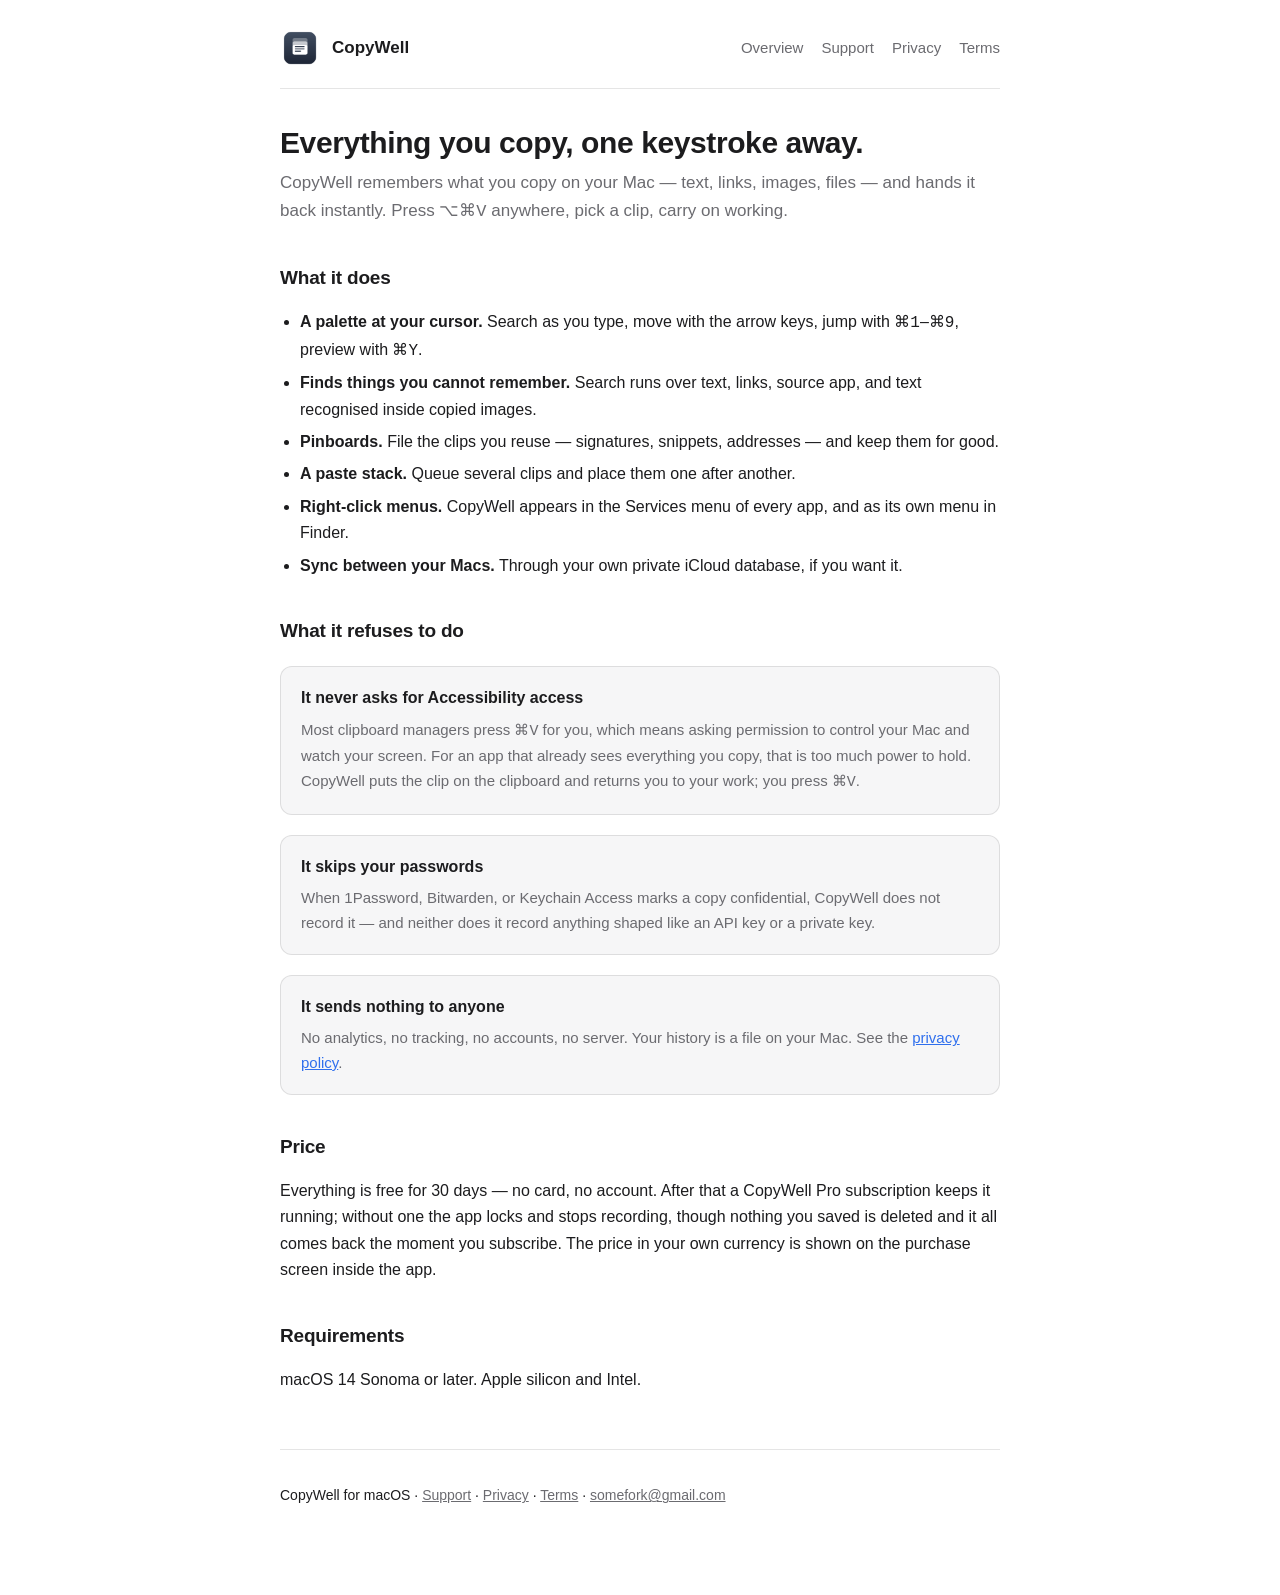
<file: docs/index.html>
<!DOCTYPE html>
<html lang="en">
<head>
<meta charset="utf-8">
<meta name="viewport" content="width=device-width, initial-scale=1">
<title>CopyWell — clipboard history for macOS</title>
<meta name="description" content="CopyWell keeps everything you copy on your Mac, and gives it back in a keystroke. No Accessibility permission, nothing uploaded.">
<link rel="icon" href="icon.png">
<link rel="stylesheet" href="style.css">
</head>
<body>
<div class="wrap">

<header class="site">
  <img src="icon.png" alt="CopyWell">
  <span class="name">CopyWell</span>
  <nav>
    <a href="index.html">Overview</a>
    <a href="support.html">Support</a>
    <a href="privacy.html">Privacy</a>
    <a href="terms.html">Terms</a>
  </nav>
</header>

<h1>Everything you copy, one keystroke away.</h1>
<p class="lede">CopyWell remembers what you copy on your Mac — text, links, images, files — and hands it back instantly. Press <kbd>⌥⌘V</kbd> anywhere, pick a clip, carry on working.</p>

<h2>What it does</h2>
<ul>
  <li><strong>A palette at your cursor.</strong> Search as you type, move with the arrow keys, jump with <kbd>⌘1</kbd>–<kbd>⌘9</kbd>, preview with <kbd>⌘Y</kbd>.</li>
  <li><strong>Finds things you cannot remember.</strong> Search runs over text, links, source app, and text recognised inside copied images.</li>
  <li><strong>Pinboards.</strong> File the clips you reuse — signatures, snippets, addresses — and keep them for good.</li>
  <li><strong>A paste stack.</strong> Queue several clips and place them one after another.</li>
  <li><strong>Right-click menus.</strong> CopyWell appears in the Services menu of every app, and as its own menu in Finder.</li>
  <li><strong>Sync between your Macs.</strong> Through your own private iCloud database, if you want it.</li>
</ul>

<h2>What it refuses to do</h2>
<div class="card">
  <h3>It never asks for Accessibility access</h3>
  <p>Most clipboard managers press <kbd>⌘V</kbd> for you, which means asking permission to control your Mac and watch your screen. For an app that already sees everything you copy, that is too much power to hold. CopyWell puts the clip on the clipboard and returns you to your work; you press <kbd>⌘V</kbd>.</p>
</div>
<div class="card">
  <h3>It skips your passwords</h3>
  <p>When 1Password, Bitwarden, or Keychain Access marks a copy confidential, CopyWell does not record it — and neither does it record anything shaped like an API key or a private key.</p>
</div>
<div class="card">
  <h3>It sends nothing to anyone</h3>
  <p>No analytics, no tracking, no accounts, no server. Your history is a file on your Mac. See the <a href="privacy.html">privacy policy</a>.</p>
</div>

<h2>Price</h2>
<p>Everything is free for 30 days — no card, no account. After that a CopyWell Pro subscription keeps it running; without one the app locks and stops recording, though nothing you saved is deleted and it all comes back the moment you subscribe. The price in your own currency is shown on the purchase screen inside the app.</p>

<h2>Requirements</h2>
<p>macOS 14 Sonoma or later. Apple silicon and Intel.</p>

<footer class="site">
  <p>CopyWell for macOS · <a href="support.html">Support</a> · <a href="privacy.html">Privacy</a> · <a href="terms.html">Terms</a> · <a href="mailto:somefork@gmail.com">somefork@gmail.com</a></p>
</footer>

</div>
</body>
</html>
</file>
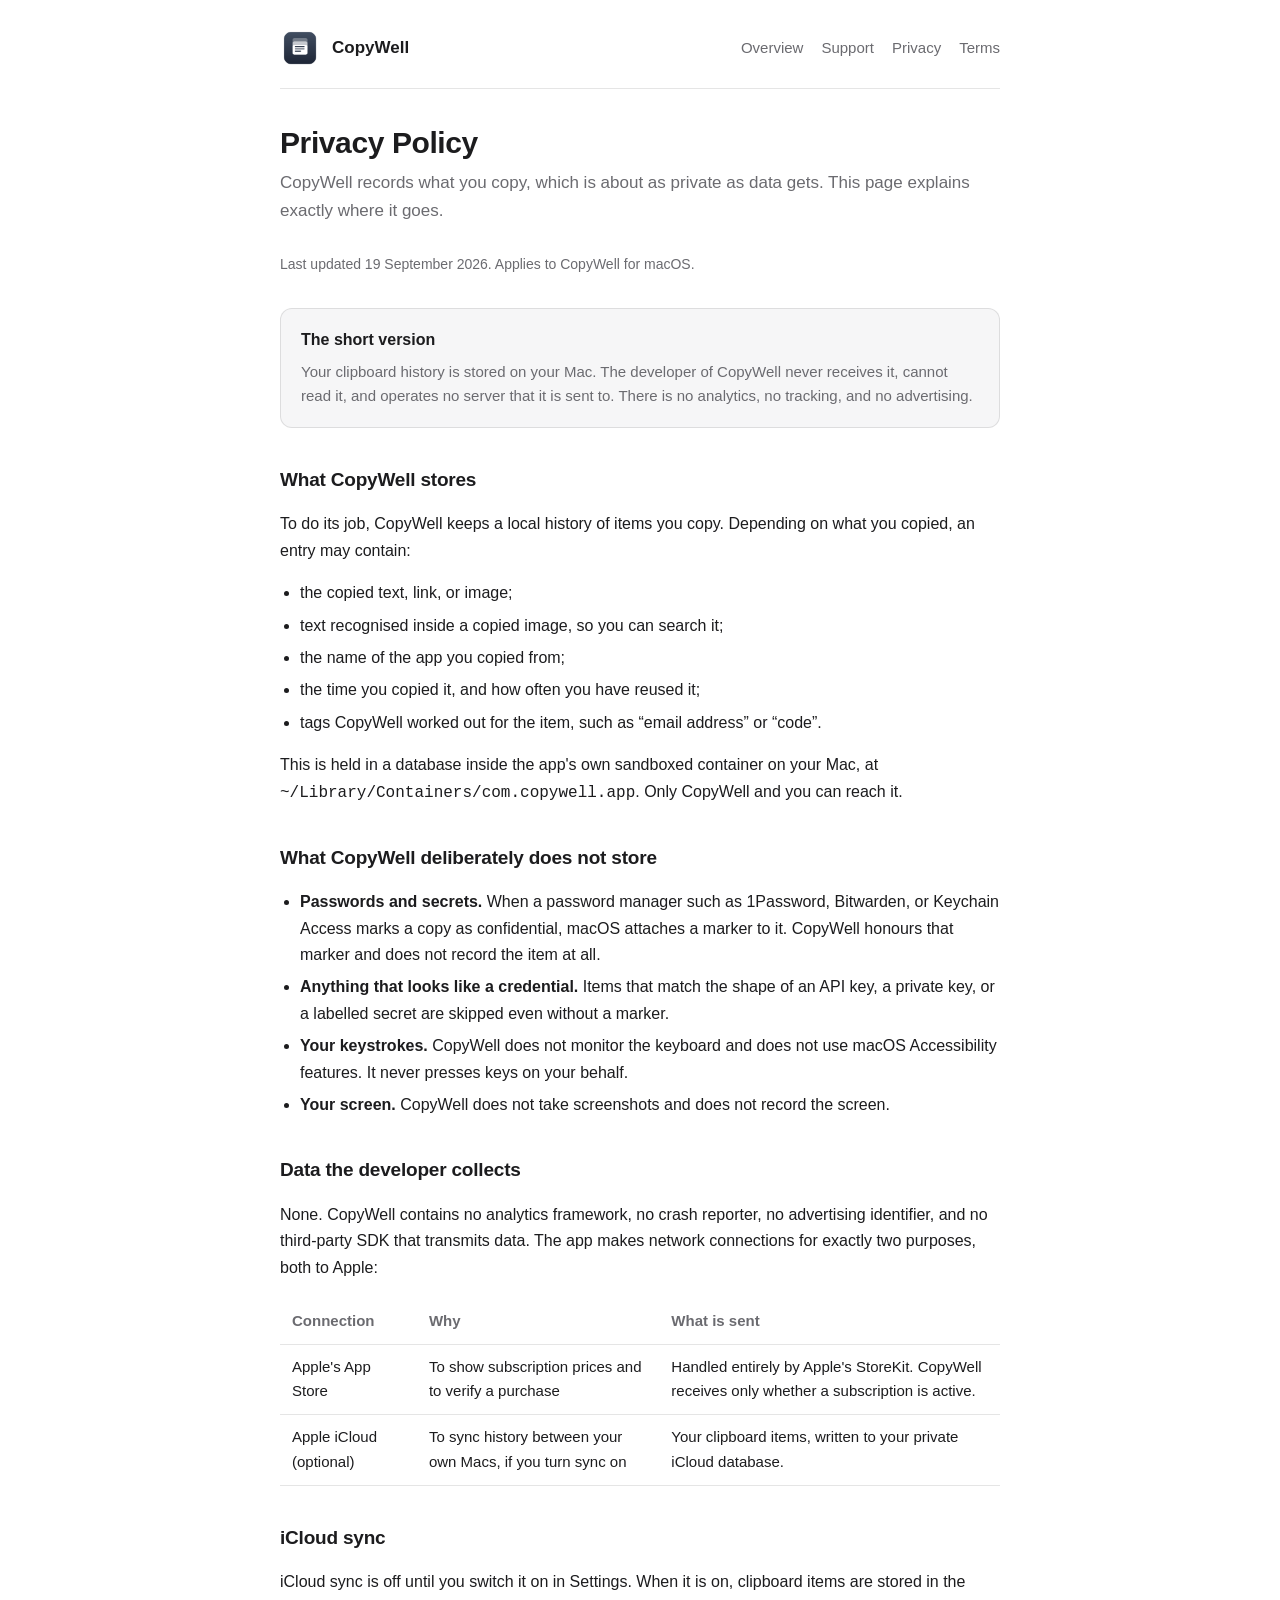
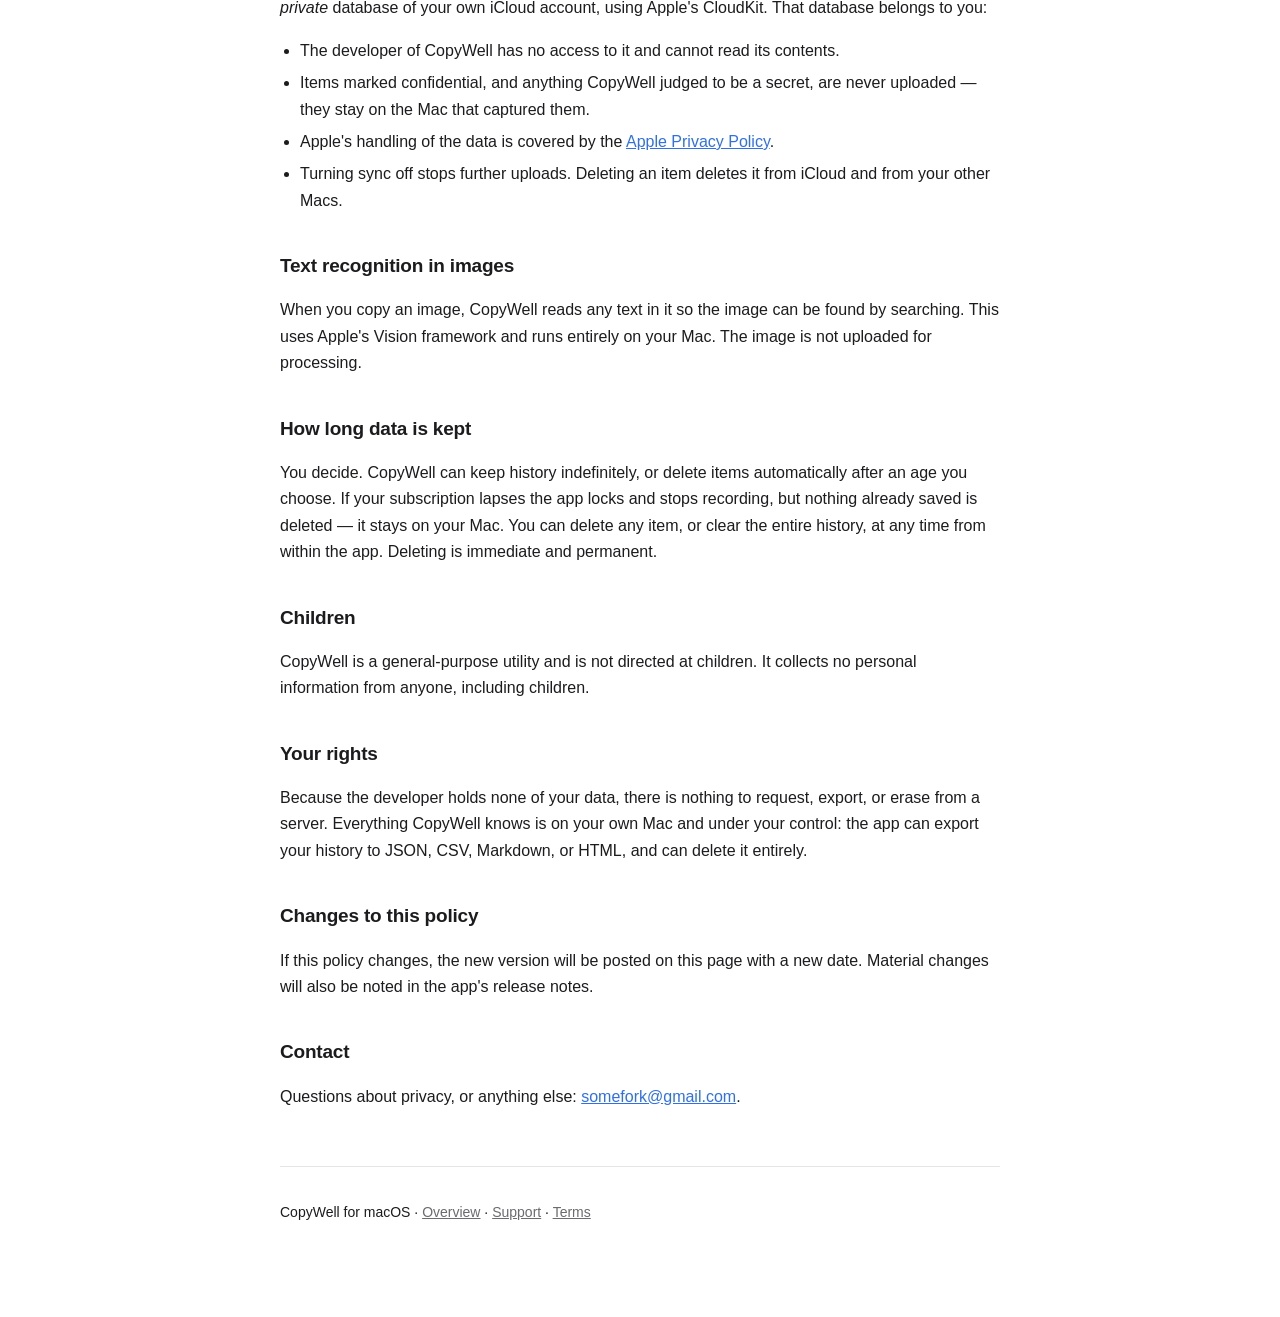
<file: docs/privacy.html>
<!DOCTYPE html>
<html lang="en">
<head>
<meta charset="utf-8">
<meta name="viewport" content="width=device-width, initial-scale=1">
<title>Privacy Policy — CopyWell</title>
<meta name="description" content="How CopyWell handles clipboard data. Short version: it stays on your Mac, and the developer never receives it.">
<link rel="icon" href="icon.png">
<link rel="stylesheet" href="style.css">
</head>
<body>
<div class="wrap">

<header class="site">
  <img src="icon.png" alt="CopyWell">
  <span class="name">CopyWell</span>
  <nav>
    <a href="index.html">Overview</a>
    <a href="support.html">Support</a>
    <a href="privacy.html">Privacy</a>
    <a href="terms.html">Terms</a>
  </nav>
</header>

<h1>Privacy Policy</h1>
<p class="lede">CopyWell records what you copy, which is about as private as data gets. This page explains exactly where it goes.</p>
<p class="updated">Last updated 19 September 2026. Applies to CopyWell for macOS.</p>

<div class="card">
  <h3>The short version</h3>
  <p>Your clipboard history is stored on your Mac. The developer of CopyWell never receives it, cannot read it, and operates no server that it is sent to. There is no analytics, no tracking, and no advertising.</p>
</div>

<h2>What CopyWell stores</h2>
<p>To do its job, CopyWell keeps a local history of items you copy. Depending on what you copied, an entry may contain:</p>
<ul>
  <li>the copied text, link, or image;</li>
  <li>text recognised inside a copied image, so you can search it;</li>
  <li>the name of the app you copied from;</li>
  <li>the time you copied it, and how often you have reused it;</li>
  <li>tags CopyWell worked out for the item, such as “email address” or “code”.</li>
</ul>
<p>This is held in a database inside the app's own sandboxed container on your Mac, at <code>~/Library/Containers/com.copywell.app</code>. Only CopyWell and you can reach it.</p>

<h2>What CopyWell deliberately does not store</h2>
<ul>
  <li><strong>Passwords and secrets.</strong> When a password manager such as 1Password, Bitwarden, or Keychain Access marks a copy as confidential, macOS attaches a marker to it. CopyWell honours that marker and does not record the item at all.</li>
  <li><strong>Anything that looks like a credential.</strong> Items that match the shape of an API key, a private key, or a labelled secret are skipped even without a marker.</li>
  <li><strong>Your keystrokes.</strong> CopyWell does not monitor the keyboard and does not use macOS Accessibility features. It never presses keys on your behalf.</li>
  <li><strong>Your screen.</strong> CopyWell does not take screenshots and does not record the screen.</li>
</ul>

<h2>Data the developer collects</h2>
<p>None. CopyWell contains no analytics framework, no crash reporter, no advertising identifier, and no third-party SDK that transmits data. The app makes network connections for exactly two purposes, both to Apple:</p>
<table>
  <tr><th>Connection</th><th>Why</th><th>What is sent</th></tr>
  <tr><td>Apple's App Store</td><td>To show subscription prices and to verify a purchase</td><td>Handled entirely by Apple's StoreKit. CopyWell receives only whether a subscription is active.</td></tr>
  <tr><td>Apple iCloud (optional)</td><td>To sync history between your own Macs, if you turn sync on</td><td>Your clipboard items, written to your private iCloud database.</td></tr>
</table>

<h2>iCloud sync</h2>
<p>iCloud sync is off until you switch it on in Settings. When it is on, clipboard items are stored in the <em>private</em> database of your own iCloud account, using Apple's CloudKit. That database belongs to you:</p>
<ul>
  <li>The developer of CopyWell has no access to it and cannot read its contents.</li>
  <li>Items marked confidential, and anything CopyWell judged to be a secret, are never uploaded — they stay on the Mac that captured them.</li>
  <li>Apple's handling of the data is covered by the <a href="https://www.apple.com/legal/privacy/">Apple Privacy Policy</a>.</li>
  <li>Turning sync off stops further uploads. Deleting an item deletes it from iCloud and from your other Macs.</li>
</ul>

<h2>Text recognition in images</h2>
<p>When you copy an image, CopyWell reads any text in it so the image can be found by searching. This uses Apple's Vision framework and runs entirely on your Mac. The image is not uploaded for processing.</p>

<h2>How long data is kept</h2>
<p>You decide. CopyWell can keep history indefinitely, or delete items automatically after an age you choose. If your subscription lapses the app locks and stops recording, but nothing already saved is deleted — it stays on your Mac. You can delete any item, or clear the entire history, at any time from within the app. Deleting is immediate and permanent.</p>

<h2>Children</h2>
<p>CopyWell is a general-purpose utility and is not directed at children. It collects no personal information from anyone, including children.</p>

<h2>Your rights</h2>
<p>Because the developer holds none of your data, there is nothing to request, export, or erase from a server. Everything CopyWell knows is on your own Mac and under your control: the app can export your history to JSON, CSV, Markdown, or HTML, and can delete it entirely.</p>

<h2>Changes to this policy</h2>
<p>If this policy changes, the new version will be posted on this page with a new date. Material changes will also be noted in the app's release notes.</p>

<h2>Contact</h2>
<p>Questions about privacy, or anything else: <a href="mailto:somefork@gmail.com">somefork@gmail.com</a>.</p>

<footer class="site">
  <p>CopyWell for macOS · <a href="index.html">Overview</a> · <a href="support.html">Support</a> · <a href="terms.html">Terms</a></p>
</footer>

</div>
</body>
</html>
</file>
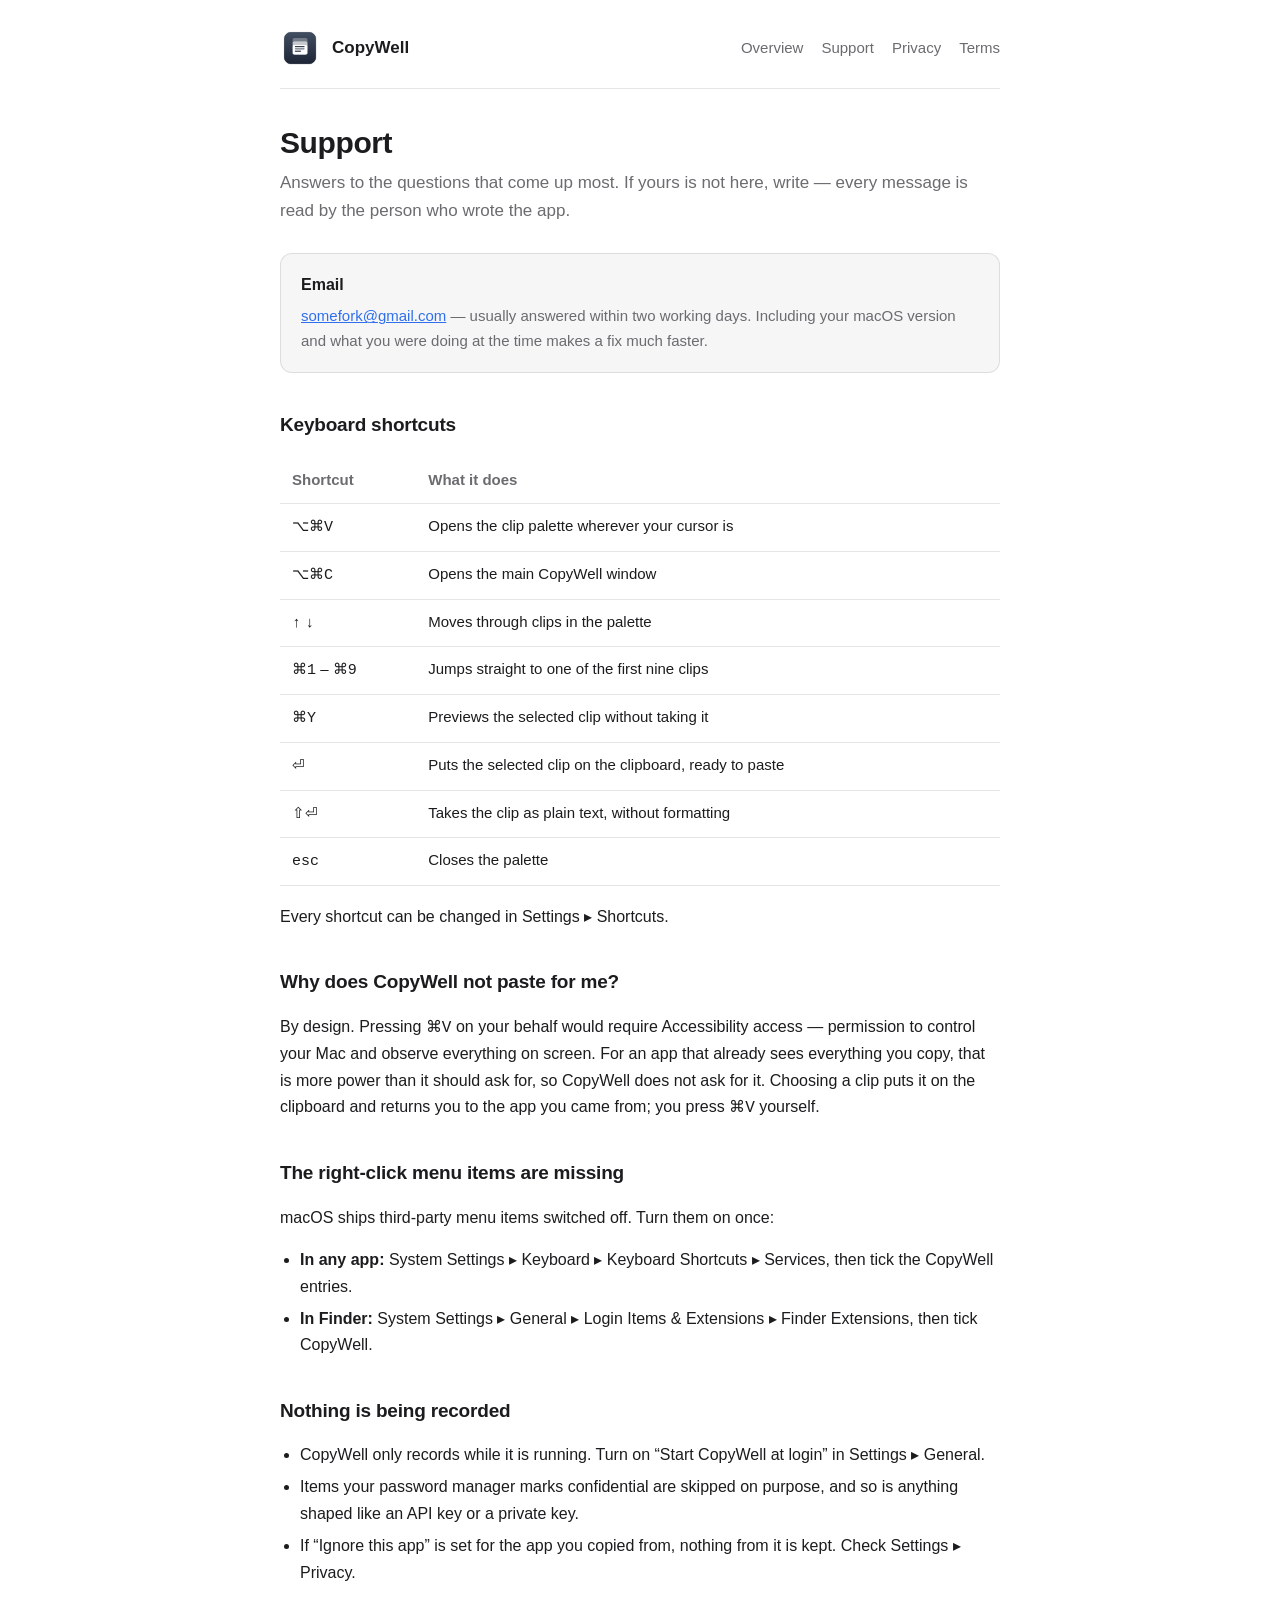
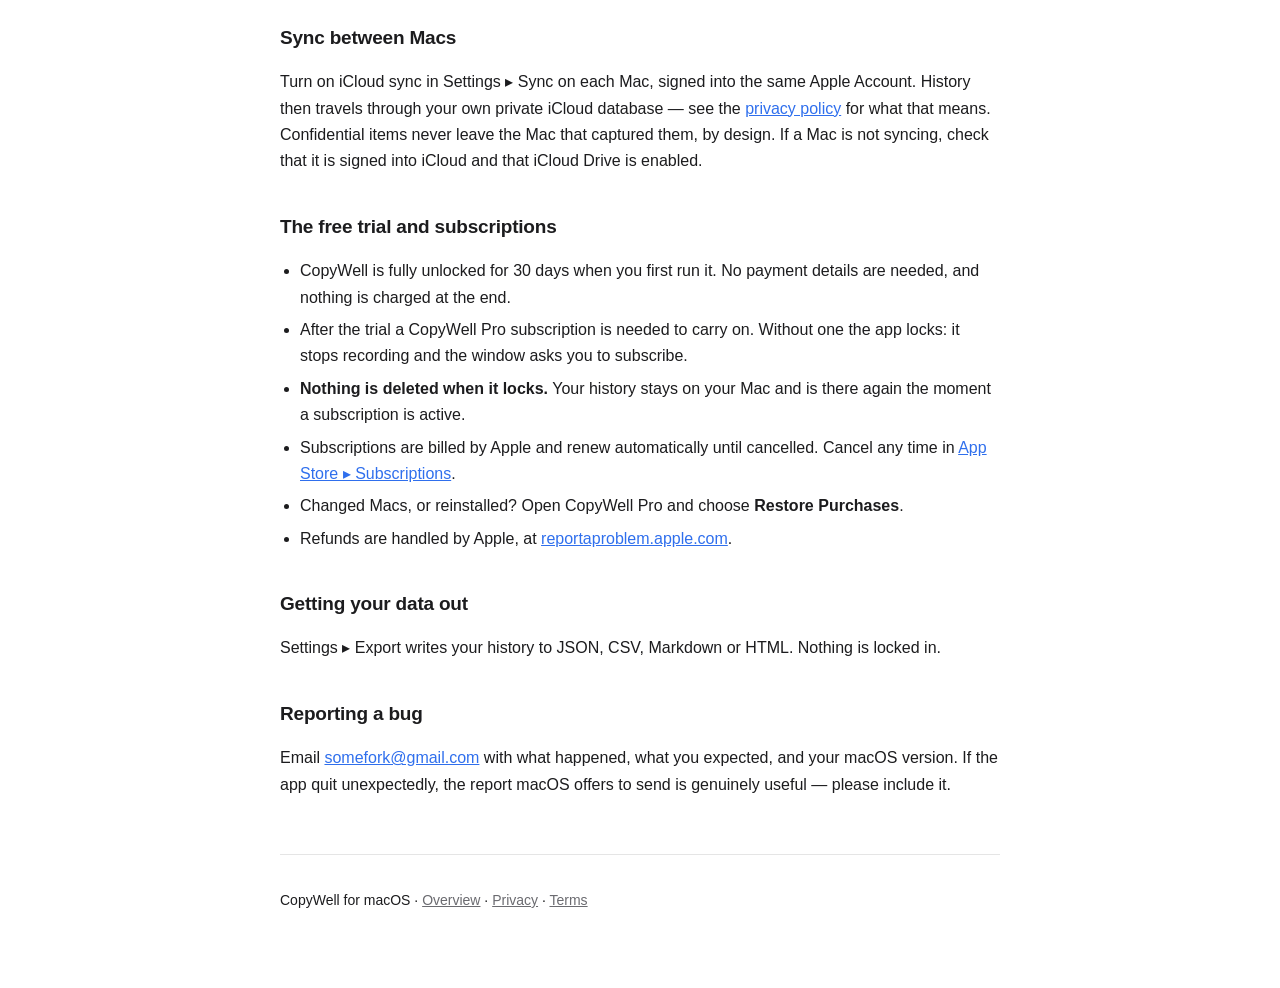
<file: docs/support.html>
<!DOCTYPE html>
<html lang="en">
<head>
<meta charset="utf-8">
<meta name="viewport" content="width=device-width, initial-scale=1">
<title>Support — CopyWell</title>
<meta name="description" content="Help with CopyWell for macOS: shortcuts, right-click menus, sync, subscriptions and how to get in touch.">
<link rel="icon" href="icon.png">
<link rel="stylesheet" href="style.css">
</head>
<body>
<div class="wrap">

<header class="site">
  <img src="icon.png" alt="CopyWell">
  <span class="name">CopyWell</span>
  <nav>
    <a href="index.html">Overview</a>
    <a href="support.html">Support</a>
    <a href="privacy.html">Privacy</a>
    <a href="terms.html">Terms</a>
  </nav>
</header>

<h1>Support</h1>
<p class="lede">Answers to the questions that come up most. If yours is not here, write — every message is read by the person who wrote the app.</p>

<div class="card">
  <h3>Email</h3>
  <p><a href="mailto:somefork@gmail.com">somefork@gmail.com</a> — usually answered within two working days. Including your macOS version and what you were doing at the time makes a fix much faster.</p>
</div>

<h2>Keyboard shortcuts</h2>
<table>
  <tr><th>Shortcut</th><th>What it does</th></tr>
  <tr><td><kbd>⌥⌘V</kbd></td><td>Opens the clip palette wherever your cursor is</td></tr>
  <tr><td><kbd>⌥⌘C</kbd></td><td>Opens the main CopyWell window</td></tr>
  <tr><td><kbd>↑</kbd> <kbd>↓</kbd></td><td>Moves through clips in the palette</td></tr>
  <tr><td><kbd>⌘1</kbd> – <kbd>⌘9</kbd></td><td>Jumps straight to one of the first nine clips</td></tr>
  <tr><td><kbd>⌘Y</kbd></td><td>Previews the selected clip without taking it</td></tr>
  <tr><td><kbd>⏎</kbd></td><td>Puts the selected clip on the clipboard, ready to paste</td></tr>
  <tr><td><kbd>⇧⏎</kbd></td><td>Takes the clip as plain text, without formatting</td></tr>
  <tr><td><kbd>esc</kbd></td><td>Closes the palette</td></tr>
</table>
<p>Every shortcut can be changed in Settings ▸ Shortcuts.</p>

<h2>Why does CopyWell not paste for me?</h2>
<p>By design. Pressing <kbd>⌘V</kbd> on your behalf would require Accessibility access — permission to control your Mac and observe everything on screen. For an app that already sees everything you copy, that is more power than it should ask for, so CopyWell does not ask for it. Choosing a clip puts it on the clipboard and returns you to the app you came from; you press <kbd>⌘V</kbd> yourself.</p>

<h2>The right-click menu items are missing</h2>
<p>macOS ships third-party menu items switched off. Turn them on once:</p>
<ul>
  <li><strong>In any app:</strong> System Settings ▸ Keyboard ▸ Keyboard Shortcuts ▸ Services, then tick the CopyWell entries.</li>
  <li><strong>In Finder:</strong> System Settings ▸ General ▸ Login Items &amp; Extensions ▸ Finder Extensions, then tick CopyWell.</li>
</ul>

<h2>Nothing is being recorded</h2>
<ul>
  <li>CopyWell only records while it is running. Turn on “Start CopyWell at login” in Settings ▸ General.</li>
  <li>Items your password manager marks confidential are skipped on purpose, and so is anything shaped like an API key or a private key.</li>
  <li>If “Ignore this app” is set for the app you copied from, nothing from it is kept. Check Settings ▸ Privacy.</li>
</ul>

<h2>Sync between Macs</h2>
<p>Turn on iCloud sync in Settings ▸ Sync on each Mac, signed into the same Apple Account. History then travels through your own private iCloud database — see the <a href="privacy.html">privacy policy</a> for what that means. Confidential items never leave the Mac that captured them, by design. If a Mac is not syncing, check that it is signed into iCloud and that iCloud Drive is enabled.</p>

<h2>The free trial and subscriptions</h2>
<ul>
  <li>CopyWell is fully unlocked for 30 days when you first run it. No payment details are needed, and nothing is charged at the end.</li>
  <li>After the trial a CopyWell Pro subscription is needed to carry on. Without one the app locks: it stops recording and the window asks you to subscribe.</li>
  <li><strong>Nothing is deleted when it locks.</strong> Your history stays on your Mac and is there again the moment a subscription is active.</li>
  <li>Subscriptions are billed by Apple and renew automatically until cancelled. Cancel any time in <a href="https://apps.apple.com/account/subscriptions">App Store ▸ Subscriptions</a>.</li>
  <li>Changed Macs, or reinstalled? Open CopyWell Pro and choose <strong>Restore Purchases</strong>.</li>
  <li>Refunds are handled by Apple, at <a href="https://reportaproblem.apple.com">reportaproblem.apple.com</a>.</li>
</ul>

<h2>Getting your data out</h2>
<p>Settings ▸ Export writes your history to JSON, CSV, Markdown or HTML. Nothing is locked in.</p>

<h2>Reporting a bug</h2>
<p>Email <a href="mailto:somefork@gmail.com">somefork@gmail.com</a> with what happened, what you expected, and your macOS version. If the app quit unexpectedly, the report macOS offers to send is genuinely useful — please include it.</p>

<footer class="site">
  <p>CopyWell for macOS · <a href="index.html">Overview</a> · <a href="privacy.html">Privacy</a> · <a href="terms.html">Terms</a></p>
</footer>

</div>
</body>
</html>
</file>
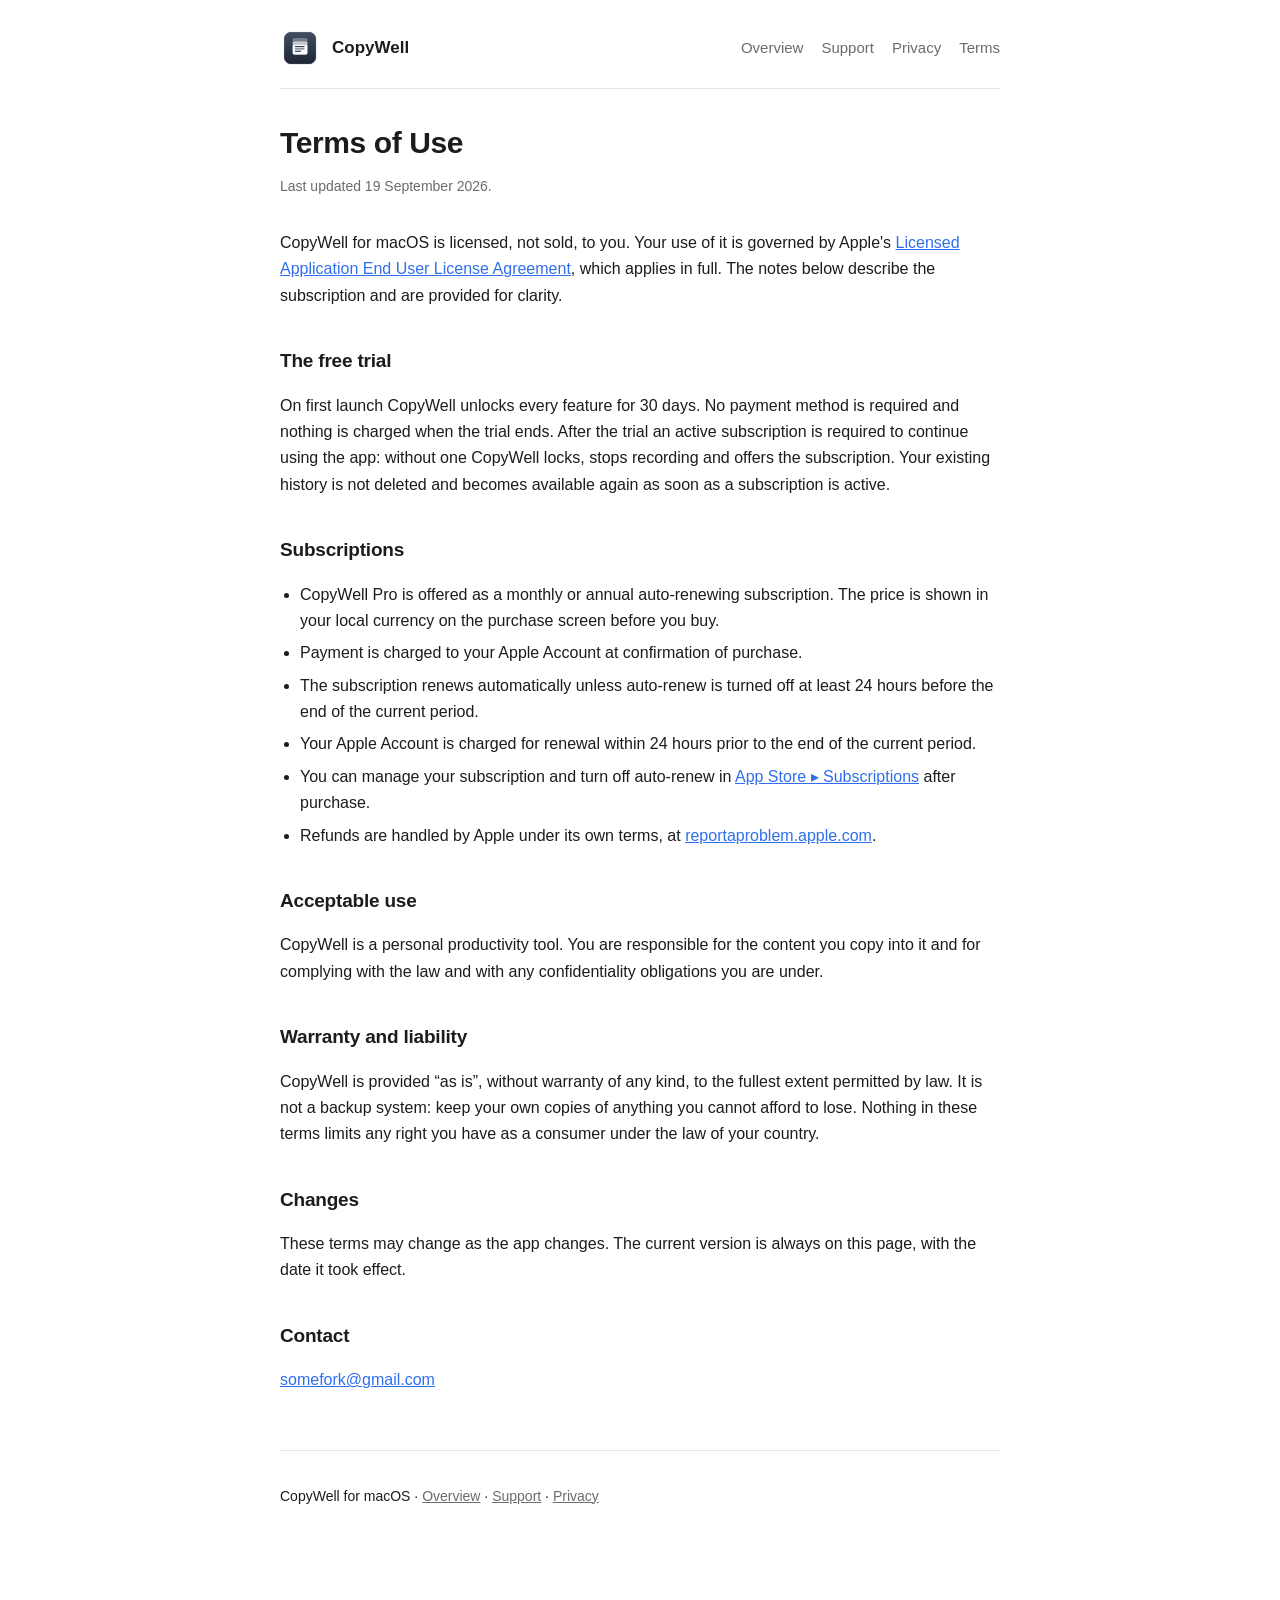
<file: docs/terms.html>
<!DOCTYPE html>
<html lang="en">
<head>
<meta charset="utf-8">
<meta name="viewport" content="width=device-width, initial-scale=1">
<title>Terms of Use — CopyWell</title>
<meta name="description" content="Terms of use for CopyWell for macOS, including subscription terms.">
<link rel="icon" href="icon.png">
<link rel="stylesheet" href="style.css">
</head>
<body>
<div class="wrap">

<header class="site">
  <img src="icon.png" alt="CopyWell">
  <span class="name">CopyWell</span>
  <nav>
    <a href="index.html">Overview</a>
    <a href="support.html">Support</a>
    <a href="privacy.html">Privacy</a>
    <a href="terms.html">Terms</a>
  </nav>
</header>

<h1>Terms of Use</h1>
<p class="updated">Last updated 19 September 2026.</p>

<p>CopyWell for macOS is licensed, not sold, to you. Your use of it is governed by Apple's <a href="https://www.apple.com/legal/internet-services/itunes/dev/stdeula/">Licensed Application End User License Agreement</a>, which applies in full. The notes below describe the subscription and are provided for clarity.</p>

<h2>The free trial</h2>
<p>On first launch CopyWell unlocks every feature for 30 days. No payment method is required and nothing is charged when the trial ends. After the trial an active subscription is required to continue using the app: without one CopyWell locks, stops recording and offers the subscription. Your existing history is not deleted and becomes available again as soon as a subscription is active.</p>

<h2>Subscriptions</h2>
<ul>
  <li>CopyWell Pro is offered as a monthly or annual auto-renewing subscription. The price is shown in your local currency on the purchase screen before you buy.</li>
  <li>Payment is charged to your Apple Account at confirmation of purchase.</li>
  <li>The subscription renews automatically unless auto-renew is turned off at least 24 hours before the end of the current period.</li>
  <li>Your Apple Account is charged for renewal within 24 hours prior to the end of the current period.</li>
  <li>You can manage your subscription and turn off auto-renew in <a href="https://apps.apple.com/account/subscriptions">App Store ▸ Subscriptions</a> after purchase.</li>
  <li>Refunds are handled by Apple under its own terms, at <a href="https://reportaproblem.apple.com">reportaproblem.apple.com</a>.</li>
</ul>

<h2>Acceptable use</h2>
<p>CopyWell is a personal productivity tool. You are responsible for the content you copy into it and for complying with the law and with any confidentiality obligations you are under.</p>

<h2>Warranty and liability</h2>
<p>CopyWell is provided “as is”, without warranty of any kind, to the fullest extent permitted by law. It is not a backup system: keep your own copies of anything you cannot afford to lose. Nothing in these terms limits any right you have as a consumer under the law of your country.</p>

<h2>Changes</h2>
<p>These terms may change as the app changes. The current version is always on this page, with the date it took effect.</p>

<h2>Contact</h2>
<p><a href="mailto:somefork@gmail.com">somefork@gmail.com</a></p>

<footer class="site">
  <p>CopyWell for macOS · <a href="index.html">Overview</a> · <a href="support.html">Support</a> · <a href="privacy.html">Privacy</a></p>
</footer>

</div>
</body>
</html>
</file>
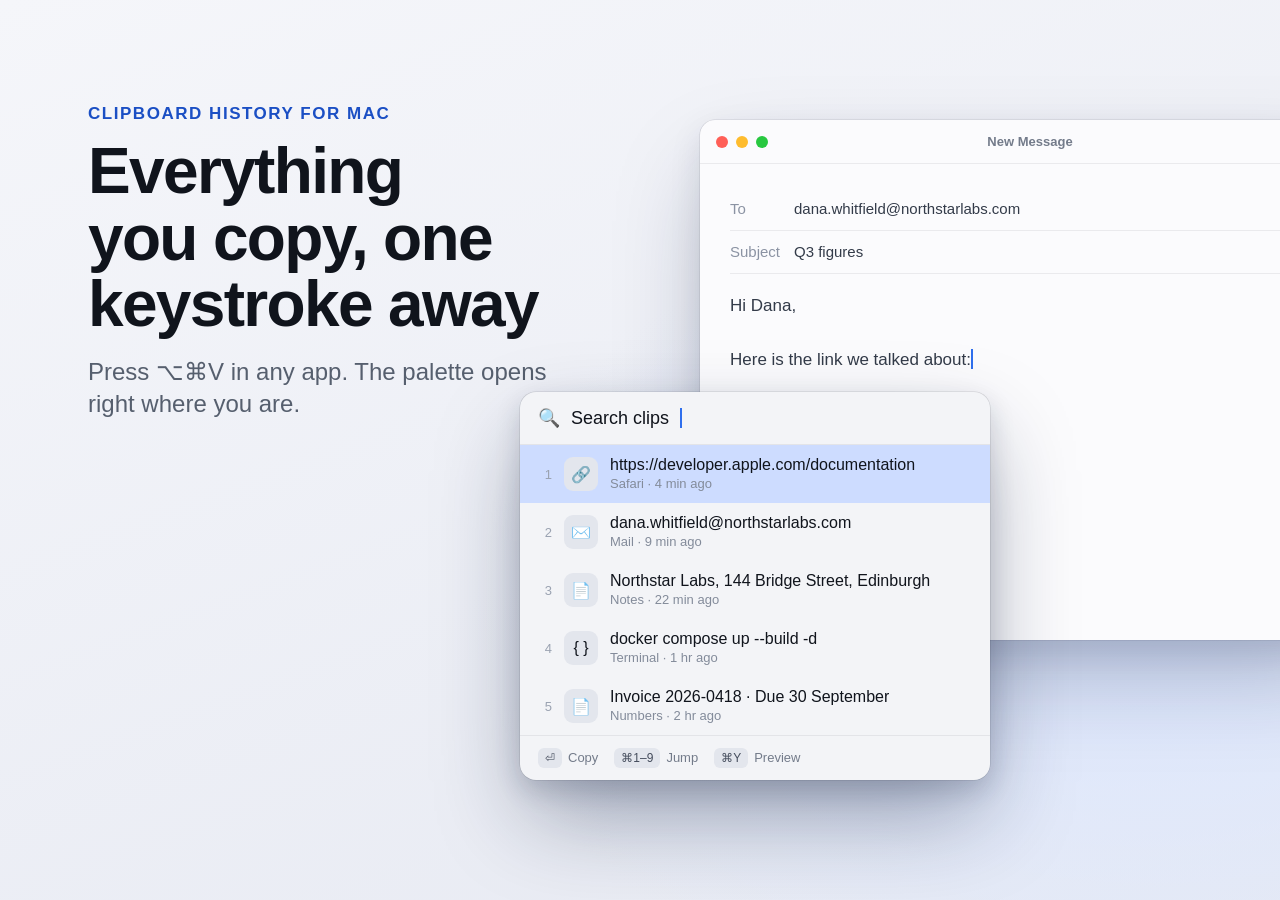
<file: Tools/store-shots/shots.html>
<!DOCTYPE html>
<meta charset="utf-8">
<title>CopyWell store shots</title>
<style>
  :root {
    --blue: #2F6FED; --blue-deep: #1B4FC4; --ink: #10141C; --ink-soft: #565F6E;
  }
  * { box-sizing: border-box; margin: 0; padding: 0; }
  html, body { width: 1440px; height: 900px; overflow: hidden; }
  body { font-family: -apple-system, "SF Pro Display", "Helvetica Neue", sans-serif; -webkit-font-smoothing: antialiased; }

  .frame { position: relative; width: 1440px; height: 900px; overflow: hidden; }
  .light { background:
      radial-gradient(1100px 700px at 80% 68%, #dce7ff 0%, rgba(220,231,255,0) 62%),
      linear-gradient(160deg, #f5f6fa 0%, #e6e9f2 100%); color: var(--ink); }
  .dark { background:
      radial-gradient(950px 620px at 72% 62%, #1b2f63 0%, rgba(27,47,99,0) 66%),
      linear-gradient(160deg, #0d1017 0%, #151b28 100%); color: #eef1f7; }

  .copy { position: absolute; left: 88px; top: 104px; width: 540px; }
  .copy.center { left: 0; right: 0; width: auto; text-align: center; top: 76px; }
  .copy.center .sub { margin: 18px auto 0; max-width: 820px; }
  .eyebrow { font-size: 17px; font-weight: 600; letter-spacing: .09em; text-transform: uppercase; color: var(--blue-deep); }
  .dark .eyebrow { color: #7aa2ff; }
  h1 { font-size: 64px; line-height: 1.04; font-weight: 700; letter-spacing: -0.026em; margin-top: 14px; text-wrap: balance; }
  .sub { font-size: 24px; line-height: 1.35; color: #565F6E; margin-top: 18px; max-width: 480px; text-wrap: pretty; }
  .dark .sub { color: #a6b1c8; }

  /* A generic macOS window used as the stage. */
  .win { position: absolute; background: #fbfbfd; border-radius: 15px; overflow: hidden;
         box-shadow: 0 0 0 .5px rgba(16,20,28,.14), 0 44px 96px -12px rgba(16,28,60,.26), 0 12px 32px rgba(16,28,60,.10); }
  .dark .win { background: #1b1f28; box-shadow: 0 0 0 .5px rgba(255,255,255,.12), 0 34px 96px rgba(0,0,0,.6); }
  .bar { height: 44px; display: flex; align-items: center; gap: 8px; padding: 0 16px; border-bottom: 1px solid rgba(16,20,28,.07); }
  .dark .bar { border-color: rgba(255,255,255,.07); }
  .dot { width: 12px; height: 12px; border-radius: 50%; }
  .bar .t { flex: 1; text-align: center; font-size: 13px; font-weight: 600; color: #737b8a; margin-right: 60px; }

  /* CopyWell's palette, drawn to match the app. */
  .pal { position: absolute; width: 470px; border-radius: 16px; overflow: hidden; background: #f3f4f7;
         box-shadow: 0 0 0 .5px rgba(16,20,28,.16), 0 40px 90px -8px rgba(16,28,60,.38), 0 10px 26px rgba(16,28,60,.16); }
  .dark .pal { background: #232833; box-shadow: 0 0 0 .5px rgba(255,255,255,.14), 0 40px 90px rgba(0,0,0,.66); }
  .pal .search { display: flex; align-items: center; gap: 11px; padding: 15px 18px; font-size: 18px; color: #8b93a3; border-bottom: 1px solid rgba(16,20,28,.07); }
  .dark .pal .search { border-color: rgba(255,255,255,.07); color: #8d97ab; }
  .pal .search b { color: #10141C; font-weight: 400; }
  .dark .pal .search b { color: #eef1f7; }
  .caret { display: inline-block; width: 2px; height: 20px; background: var(--blue); vertical-align: -4px; }
  .clip { display: flex; align-items: center; gap: 12px; padding: 11px 18px; }
  .clip .n { width: 14px; text-align: right; font-size: 13px; color: #9aa2b1; flex: none; }
  .clip .ic { width: 34px; height: 34px; border-radius: 9px; background: #e3e6ed; display: flex; align-items: center; justify-content: center; font-size: 16px; flex: none; }
  .dark .clip .ic { background: #333a49; }
  .clip .tx { min-width: 0; }
  .clip .tx b { display: block; font-size: 16px; font-weight: 400; color: #10141C; white-space: nowrap; overflow: hidden; text-overflow: ellipsis; }
  .dark .clip .tx b { color: #eef1f7; }
  .clip .tx span { font-size: 13px; color: #838b9a; }
  .clip.on { background: #cddcff; }
  .dark .clip.on { background: #2b3450; }
  .pal .foot { display: flex; align-items: center; gap: 16px; padding: 12px 18px; border-top: 1px solid rgba(16,20,28,.07); font-size: 13px; color: #737b8a; }
  .dark .pal .foot { border-color: rgba(255,255,255,.07); }
  .key { display: inline-block; min-width: 24px; text-align: center; padding: 3px 7px; border-radius: 6px; background: #e3e6ed; color: #444c5c; font-size: 12px; margin-right: 6px; }
  .dark .key { background: #333a49; color: #c3cad8; }

  .tag { position: absolute; padding: 14px 24px; border-radius: 999px; background: var(--blue); color: #fff;
         font-size: 27px; font-weight: 700; letter-spacing: -.01em; white-space: nowrap; box-shadow: 0 18px 42px rgba(47,111,237,.36); }
  .tag:after { content: ""; position: absolute; left: 40px; bottom: -11px; border: 11px solid transparent; border-top-color: var(--blue); border-bottom: 0; }
  .tag.up:after { bottom: auto; top: -11px; border: 11px solid transparent; border-bottom-color: var(--blue); border-top: 0; }

  .mail { padding: 24px 30px; font-size: 17px; line-height: 1.6; color: #333b49; }
  .mail .f { display: flex; gap: 12px; padding: 9px 0; border-bottom: 1px solid rgba(16,20,28,.07); font-size: 15px; }
  .mail .f i { color: #8b93a3; font-style: normal; width: 52px; }
  .dark .mail { color: #c9d1e0; }
  .dark .mail .f { border-color: rgba(255,255,255,.07); }
</style>
<body></body>
<script>
const N = new URLSearchParams(location.search).get('n') || '1';
const dots = '<span class="dot" style="background:#ff5f57"></span><span class="dot" style="background:#febc2e"></span><span class="dot" style="background:#28c840"></span>';
const bar = t => `<div class="bar">${dots}<div class="t">${t}</div></div>`;
const clip = (n, ic, title, meta, on) =>
  `<div class="clip ${on ? 'on' : ''}"><div class="n">${n}</div><div class="ic">${ic}</div><div class="tx"><b>${title}</b><span>${meta}</span></div></div>`;
const foot = `<div class="foot"><span><span class="key">⏎</span>Copy</span><span><span class="key">⌘1–9</span>Jump</span><span><span class="key">⌘Y</span>Preview</span></div>`;
const rows = `
  ${clip(1, '🔗', 'https://developer.apple.com/documentation', 'Safari · 4 min ago', true)}
  ${clip(2, '✉️', 'dana.whitfield@northstarlabs.com', 'Mail · 9 min ago')}
  ${clip(3, '📄', 'Northstar Labs, 144 Bridge Street, Edinburgh', 'Notes · 22 min ago')}
  ${clip(4, '{ }', 'docker compose up --build -d', 'Terminal · 1 hr ago')}
  ${clip(5, '📄', 'Invoice 2026-0418 · Due 30 September', 'Numbers · 2 hr ago')}`;

const frames = {
1: () => `<section class="frame light">
  <div class="copy">
    <div class="eyebrow">Clipboard history for Mac</div>
    <h1>Everything you copy, one keystroke away</h1>
    <div class="sub">Press ⌥⌘V in any app. The palette opens right where you are.</div>
  </div>
  <div class="win" style="left:700px; top:120px; width:660px; height:520px;">
    ${bar('New Message')}
    <div class="mail">
      <div class="f"><i>To</i> dana.whitfield@northstarlabs.com</div>
      <div class="f"><i>Subject</i> Q3 figures</div>
      <div style="padding-top:18px">Hi Dana,<br><br>Here is the link we talked about:<span class="caret"></span></div>
    </div>
  </div>
  <div class="pal" style="left:520px; top:392px;">
    <div class="search">🔍 <b>Search clips</b><span class="caret"></span></div>
    ${rows}
    ${foot}
  </div>
</section>`,

2: () => `<section class="frame dark">
  <div class="copy center">
    <div class="eyebrow">Search</div>
    <h1>Find it in a second, weeks later</h1>
    <div class="sub">Type a word and the thing you copied last Tuesday is right there.</div>
  </div>
  <div class="pal" style="left:430px; top:322px; width:580px;">
    <div class="search">🔍 <b>invoice</b><span class="caret"></span></div>
    ${clip(1, '📄', 'Invoice 2026-0418 · Due 30 September', 'Numbers · last Tuesday', true)}
    ${clip(2, '✉️', 'Invoice query — Northstar Labs', 'Mail · 8 September')}
    ${clip(3, '🔗', 'northstar.example/billing/invoices', 'Safari · 2 September')}
    ${clip(4, '📄', 'Invoice template — final', 'Pages · 27 August')}
    ${clip(5, '{ }', 'SELECT * FROM invoices WHERE paid = false', 'TablePlus · 21 August')}
    ${foot}
  </div>
  <div class="tag" style="left:1000px; top:268px;">5 matches, instantly</div>
</section>`,

3: () => `<section class="frame light">
  <div class="copy">
    <div class="eyebrow">Pinboards</div>
    <h1>Never retype the same thing again</h1>
    <div class="sub">Signatures, snippets, addresses — kept where you can always reach them.</div>
  </div>
  <div class="win" style="left:680px; top:186px; width:680px; height:528px;">
    ${bar('CopyWell')}
    <div style="display:grid; grid-template-columns: 210px 1fr; height:calc(100% - 44px)">
      <div style="background:#f0f1f5; border-right:1px solid rgba(16,20,28,.07); padding:14px 10px; font-size:15px; color:#3b4453">
        <div style="font-size:12px; letter-spacing:.06em; text-transform:uppercase; color:#8b93a3; padding:6px 10px">Library</div>
        <div style="padding:9px 10px; border-radius:9px">🕘 &nbsp;History</div>
        <div style="padding:9px 10px; border-radius:9px">☆ &nbsp;Favourites</div>
        <div style="font-size:12px; letter-spacing:.06em; text-transform:uppercase; color:#8b93a3; padding:14px 10px 6px">Pinboards</div>
        <div style="padding:9px 10px; border-radius:9px; background:#cddcff">{ } &nbsp;Snippets</div>
        <div style="padding:9px 10px; border-radius:9px">💬 &nbsp;Replies</div>
        <div style="padding:9px 10px; border-radius:9px">🏷 &nbsp;Addresses</div>
      </div>
      <div style="padding:8px 0">
        ${clip('', '{ }', 'let total = items.reduce(0) { $0 + $1.amount }', 'Xcode', true)}
        ${clip('', '{ }', 'docker compose up --build -d', 'Terminal')}
        ${clip('', '{ }', 'git rebase -i origin/main', 'Terminal')}
        ${clip('', '{ }', 'SELECT * FROM invoices WHERE paid = false', 'TablePlus')}
        ${clip('', '{ }', 'ssh deploy@northstar.example', 'Terminal')}
        ${clip('', '{ }', 'npm run build -- --production', 'Terminal')}
        ${clip('', '{ }', 'brew services restart postgresql', 'Terminal')}
      </div>
    </div>
  </div>
</section>`,

4: () => `<section class="frame dark">
  <div class="copy center">
    <div class="eyebrow">Even screenshots</div>
    <h1>It reads the words inside your images</h1>
    <div class="sub">Copy a screenshot and you can still search what it says.</div>
  </div>
  <div class="pal" style="left:430px; top:322px; width:580px;">
    <div class="search">🔍 <b>wi-fi</b><span class="caret"></span></div>
    <div class="clip on" style="align-items:flex-start; padding:16px 18px">
      <div class="n" style="padding-top:22px">1</div>
      <div style="width:124px; height:84px; border-radius:9px; flex:none; background:#11151d; border:1px solid rgba(255,255,255,.12); padding:11px 12px; font-size:10px; line-height:1.6; color:#9fb0cc; overflow:hidden">
        Northstar Summit<br>Wi-Fi: Northstar-Guest<br>Hall B, level 2
      </div>
      <div class="tx">
        <b>Screenshot · 1280 × 720</b>
        <span>Preview · yesterday</span>
        <div style="margin-top:8px; font-size:13px; color:#8fb4ff">Recognised: “Wi-Fi: Northstar-Guest…”</div>
      </div>
    </div>
    ${clip(2, '📄', 'Wi-Fi details for the Edinburgh office', 'Notes · last week')}
    ${clip(3, '🔗', 'northstar.example/guest-wifi', 'Safari · last week')}
    ${foot}
  </div>
  <div class="tag" style="left:1000px; top:268px;">Found inside the picture</div>
</section>`,

5: () => `<section class="frame light">
  <div class="copy">
    <div class="eyebrow">Privacy</div>
    <h1>It refuses to see your passwords</h1>
    <div class="sub">No permission to control your Mac. Nothing uploaded. Ever.</div>
  </div>
  <div class="win" style="left:720px; top:230px; width:600px; height:326px;">
    ${bar('Password Manager')}
    <div style="padding:26px 30px">
      <div style="font-size:15px; color:#8b93a3">Northstar Labs</div>
      <div style="font-size:21px; margin-top:6px">dana.whitfield@northstarlabs.com</div>
      <div style="margin-top:20px; font-size:15px; color:#8b93a3">Password</div>
      <div style="font-size:25px; letter-spacing:.14em; margin-top:4px">••••••••••••</div>
      <div style="margin-top:22px; display:inline-flex; align-items:center; gap:10px; padding:11px 17px; border-radius:12px; background:#e8ecf6; font-size:16px; color:#3b4453">
        📋 Copied to clipboard
      </div>
    </div>
  </div>
  <div class="tag" style="left:700px; top:590px;">CopyWell did not record this</div>
  <div style="position:absolute; left:700px; top:672px; font-size:19px; color:#565F6E; max-width:600px; line-height:1.45">
    Anything your password manager marks as secret is skipped, and so is anything shaped like a key.
  </div>
</section>`,

6: () => `<section class="frame light">
  <div class="copy center">
    <div class="eyebrow">In every app</div>
    <h1>Right there in the right-click menu</h1>
    <div class="sub">And in the menu bar, and in Finder. Wherever you already are.</div>
  </div>
  <div class="win" style="left:330px; top:330px; width:560px; height:340px;">
    ${bar('Meeting notes')}
    <div class="mail"><div style="padding-top:6px">Meeting moved to Thursday at 15:00.<br>Same room, same link.</div></div>
  </div>
  <div style="position:absolute; left:680px; top:400px; width:340px; border-radius:12px; background:#fbfbfd; padding:7px; font-size:16px; color:#10141C; box-shadow:0 0 0 .5px rgba(16,20,28,.16), 0 30px 70px rgba(16,28,60,.32)">
    <div style="padding:8px 14px">Copy</div>
    <div style="padding:8px 14px">Paste</div>
    <div style="height:1px; background:rgba(16,20,28,.09); margin:6px 0"></div>
    <div style="padding:8px 14px; border-radius:8px; background:#2F6FED; color:#fff">Save to CopyWell</div>
    <div style="padding:8px 14px">Pin to CopyWell</div>
    <div style="padding:8px 14px">Paste from CopyWell</div>
  </div>
</section>`,

// Frames 7 and 8 are the app itself, not a drawing of it: a real capture of
// the whole window, rendered by `CopyWell --demo-content --render-screenshots
// --all-themes --language en`. The other frames stage the palette over a mock
// app, which shows the moment the product earns its keep but never shows the
// window — which is what the listing was missing.
7: () => `<section class="frame light">
  <div class="copy center" style="top:56px">
    <div class="eyebrow">All of it, in one window</div>
    <h1>Everything you copied, still there</h1>
  </div>
  <div class="win" style="left:230px; top:222px; width:980px;">
    ${bar('CopyWell')}
    <!-- The capture has no toolbar: a plain NSHostingView is not a window that
         SwiftUI will attach one to. The empty strip that leaves under the title
         bar is cropped off here rather than filled with a drawing of a toolbar
         that would not quite match the real one. -->
    <div style="height:545px; overflow:hidden">
      <img src="out/window/paper.png" style="display:block; width:100%; margin-top:-30px">
    </div>
  </div>
</section>`,

8: () => `<section class="frame dark">
  <div class="copy center" style="top:56px">
    <div class="eyebrow">Seven themes</div>
    <h1>Including one that is almost black</h1>
  </div>
  <div class="win" style="left:230px; top:222px; width:980px;">
    ${bar('CopyWell')}
    <!-- The capture has no toolbar: a plain NSHostingView is not a window that
         SwiftUI will attach one to. The empty strip that leaves under the title
         bar is cropped off here rather than filled with a drawing of a toolbar
         that would not quite match the real one. -->
    <div style="height:545px; overflow:hidden">
      <img src="out/window/ink.png" style="display:block; width:100%; margin-top:-30px">
    </div>
  </div>
</section>`,
};
document.body.innerHTML = (frames[N] || frames[1])();
</script>
</file>
<file: docs/style.css>
/* One stylesheet for every page: the support site should look like the app —
   quiet, legible, and correct in both appearances without a switch. */
:root {
  --bg: #ffffff;
  --surface: #f6f6f7;
  --text: #1c1c1e;
  --muted: #6b6b70;
  --accent: #2f6fed;
  --border: rgba(0, 0, 0, 0.1);
}

@media (prefers-color-scheme: dark) {
  :root {
    --bg: #131315;
    --surface: #1d1d20;
    --text: #f2f2f4;
    --muted: #9a9aa0;
    --accent: #6f9bff;
    --border: rgba(255, 255, 255, 0.12);
  }
}

* { box-sizing: border-box; }

body {
  margin: 0;
  padding: 0 16px 80px;
  background: var(--bg);
  color: var(--text);
  font: 16px/1.65 -apple-system, BlinkMacSystemFont, "SF Pro Text", "Segoe UI", Roboto, sans-serif;
  -webkit-font-smoothing: antialiased;
}

.wrap { max-width: 720px; margin: 0 auto; }

header.site {
  display: flex;
  align-items: center;
  gap: 12px;
  padding: 28px 0 20px;
  border-bottom: 1px solid var(--border);
  margin-bottom: 36px;
}

header.site img { width: 40px; height: 40px; border-radius: 9px; }
header.site .name { font-weight: 600; font-size: 17px; }
header.site nav { margin-left: auto; display: flex; gap: 18px; }
header.site nav a { color: var(--muted); text-decoration: none; font-size: 15px; }
header.site nav a:hover { color: var(--text); }

h1 { font-size: 30px; line-height: 1.2; letter-spacing: -0.4px; margin: 0 0 8px; }
h2 { font-size: 19px; margin: 36px 0 10px; letter-spacing: -0.2px; }
p, li { color: var(--text); }
.lede { color: var(--muted); font-size: 17px; margin: 0 0 28px; }
.updated { color: var(--muted); font-size: 14px; margin-bottom: 32px; }

a { color: var(--accent); }

ul { padding-left: 20px; }
li { margin: 6px 0; }

.card {
  background: var(--surface);
  border: 1px solid var(--border);
  border-radius: 12px;
  padding: 18px 20px;
  margin: 20px 0;
}

.card h3 { margin: 0 0 6px; font-size: 16px; }
.card p { margin: 0; color: var(--muted); font-size: 15px; }

table { border-collapse: collapse; width: 100%; margin: 18px 0; font-size: 15px; }
th, td { text-align: left; padding: 10px 12px; border-bottom: 1px solid var(--border); vertical-align: top; }
th { color: var(--muted); font-weight: 600; }

footer.site {
  margin-top: 56px;
  padding-top: 20px;
  border-top: 1px solid var(--border);
  color: var(--muted);
  font-size: 14px;
}

footer.site a { color: var(--muted); }
</file>
